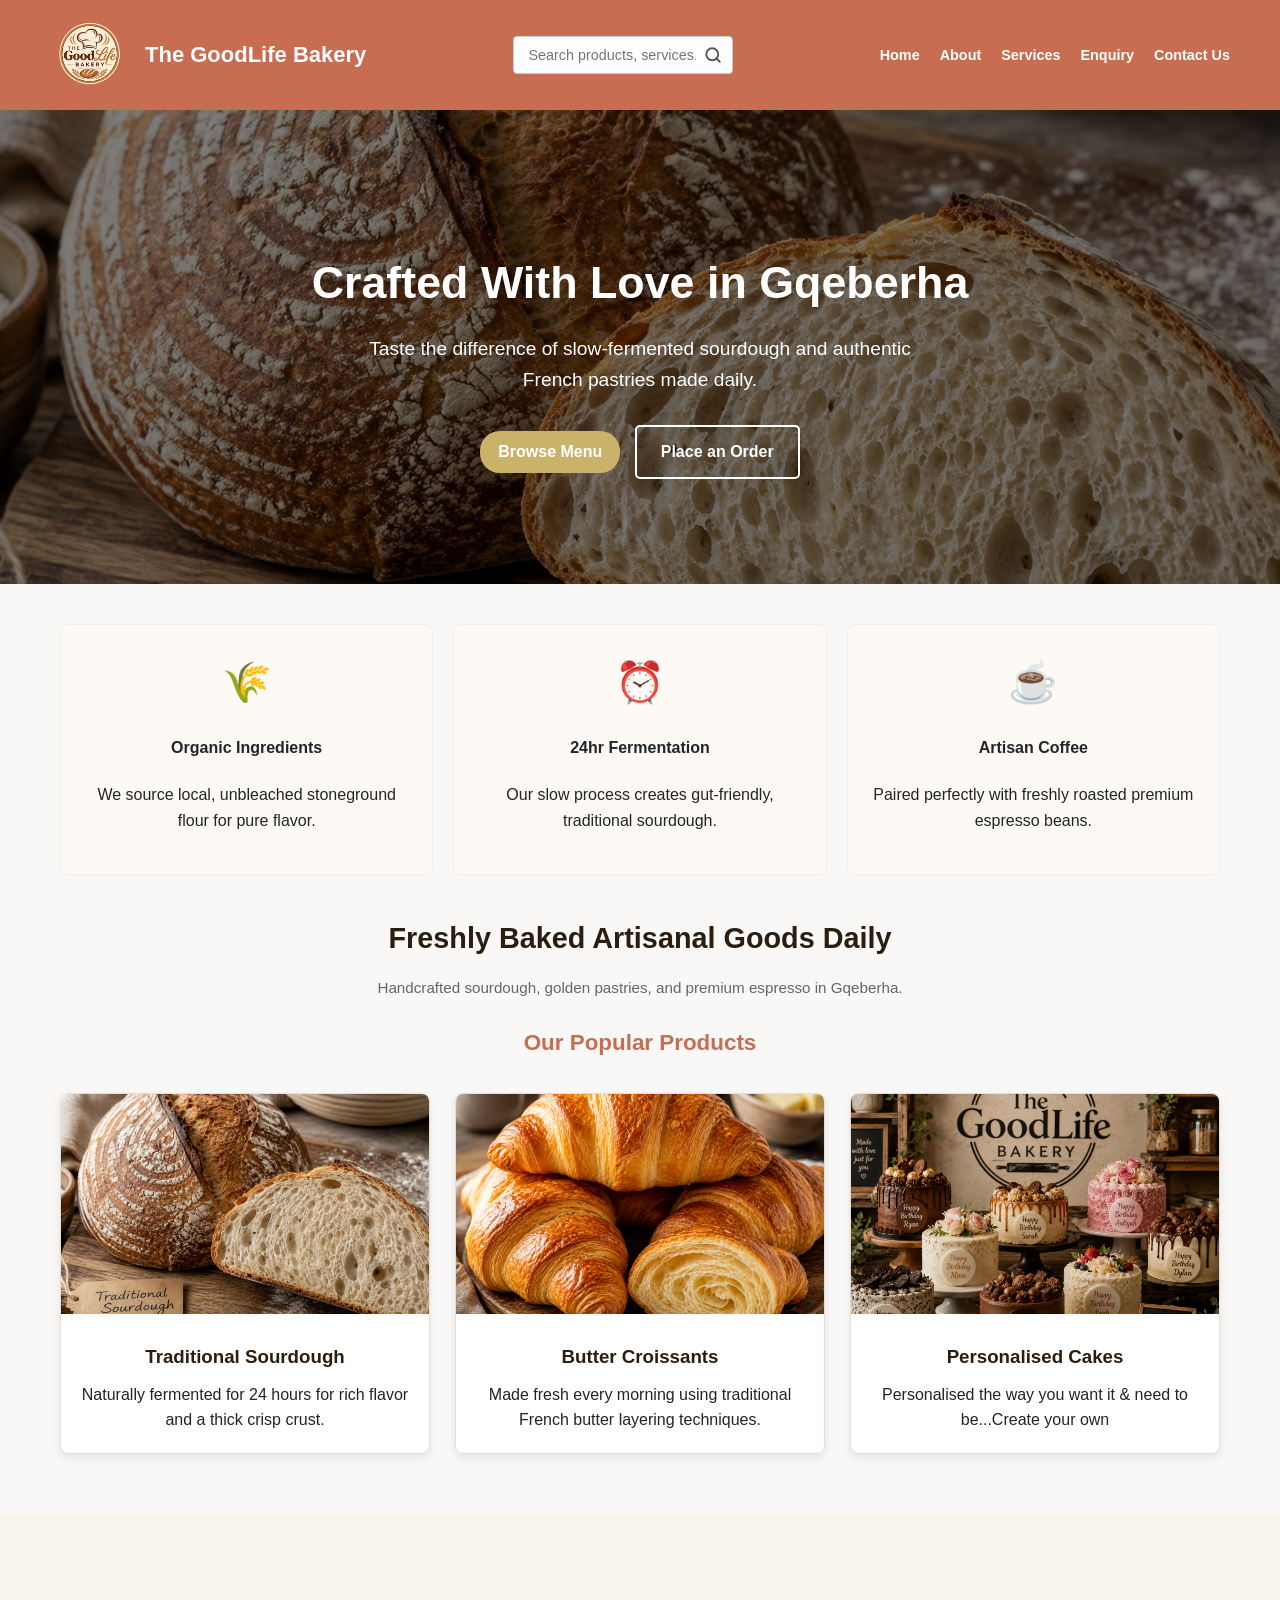
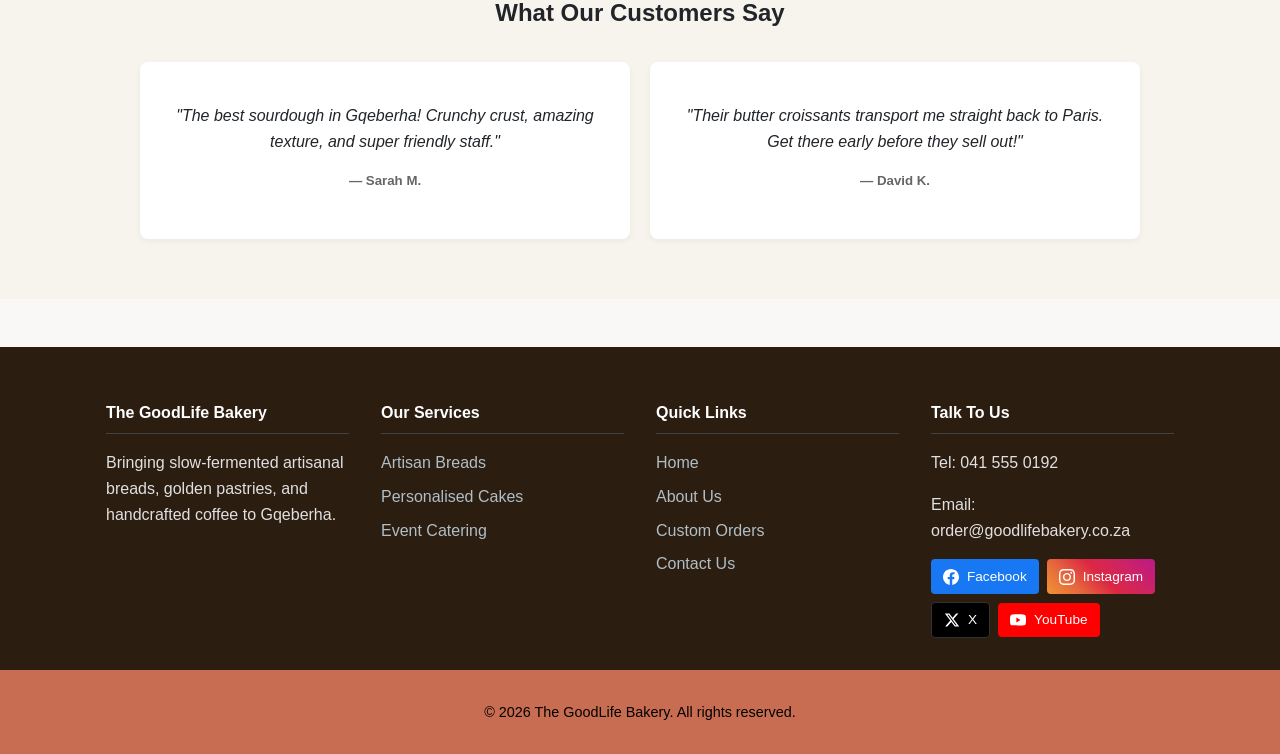
<file: index.html>
<!DOCTYPE html>
<html lang="en">
<head>
    <meta charset="UTF-8">
    <meta name="viewport" content="width=device-width, initial-scale=1.0">
    <link rel="stylesheet" href="./css/style.css">
    <script src="./javascript/lightbox.js" defer></script>
    <script src="./javascript/main.js" defer></script>
    <script src="./javascript/search.js" defer></script>
    <script src="./javascript/validation.js" defer></script>
    <title>The GoodLife Bakery | Home</title>
</head>
<body>
    <header class="site-header">
        <div class="logo">
            <img src="images/logo 1.png" alt="The GoodLife Bakery Logo" class="logo-img">
            <h2>The GoodLife Bakery</h2>
        </div>
        
    
        <div class="search-container">
    <input type="text" id="site-search" placeholder="Search products, services..." aria-label="Search site">
    <button id="search-btn" type="button" aria-label="Submit Search">
        <svg class="search-icon" xmlns="http://www.w3.org/2000/svg" viewBox="0 0 24 24" fill="none" stroke="currentColor" stroke-width="2.5" stroke-linecap="round" stroke-linejoin="round">
            <circle cx="11" cy="11" r="8"></circle>
            <line x1="21" y1="21" x2="16.65" y2="16.65"></line>
        </svg>
    </button>
</div>

        <nav class="navbar">
            <ul>
                <li><a href="./index.html">Home</a></li>
                <li><a href="./pages/about.html">About</a></li>
                <li><a href="./pages/services.html">Services</a></li>
                <li><a href="./pages/enquiry.html">Enquiry</a></li>
                <li><a href="./pages/contactus.html">Contact Us</a></li>
            </ul>
        </nav>
    </header>

    <main>
        <!-- Hero Banner -->
        <section class="hero-section">
            <div class="hero-content">
                <h1>Crafted With Love in Gqeberha</h1>
                <p>Taste the difference of slow-fermented sourdough and authentic French pastries made daily.</p>
                <div class="hero-buttons">
                    <a href="./pages/services.html" class="btn btn-primary">Browse Menu</a>
                    <a href="./pages/enquiry.html" class="btn btn-secondary">Place an Order</a>
                </div>
            </div>
        </section>

        <!-- Value Highlights Bar -->
        <section class="features-section">
            <div class="feature-item">
                <span class="feature-icon">🌾</span>
                <h4>Organic Ingredients</h4>
                <p>We source local, unbleached stoneground flour for pure flavor.</p>
            </div>
            <div class="feature-item">
                <span class="feature-icon">⏰</span>
                <h4>24hr Fermentation</h4>
                <p>Our slow process creates gut-friendly, traditional sourdough.</p>
            </div>
            <div class="feature-item">
                <span class="feature-icon">☕</span>
                <h4>Artisan Coffee</h4>
                <p>Paired perfectly with freshly roasted premium espresso beans.</p>
            </div>
        </section>

        <!-- Expanded Featured Products Grid -->
        <section class="featured-products-section">
            <div class="featured-header">
                <h2>Freshly Baked Artisanal Goods Daily</h2>
                <p>Handcrafted sourdough, golden pastries, and premium espresso in Gqeberha.</p>
                <h3>Our Popular Products</h3>
            </div>

            <div class="product-section">
                <div class="product-card">
                    <img src="images/Traditional Sourdough.png" alt="Traditional Sourdough">
                    <div class="product-info">
                        <h3>Traditional Sourdough</h3>
                        <p>Naturally fermented for 24 hours for rich flavor and a thick crisp crust.</p>
                    </div>
                </div>

                <div class="product-card">
                    <img src="images/Butter Croissants.png" alt="Butter Croissants">
                    <div class="product-info">
                        <h3>Butter Croissants</h3>
                        <p>Made fresh every morning using traditional French butter layering techniques.</p>
                    </div>
                </div>
                
                <div class="product-card">
                    <img src="images/Personalised Cakes.png" alt="Personalised Cakes">
                    <div class="product-info">
                        <h3>Personalised Cakes</h3>
                        <p>Personalised the way you want it & need to be...Create your own</p>
                    </div>
                </div>
            </div>
        </section>

        <!-- Testimonials Section -->
        <section class="testimonials-section">
            <h2>What Our Customers Say</h2>
            <div class="testimonials-grid">
                <div class="testimonial-card">
                    <p>"The best sourdough in Gqeberha! Crunchy crust, amazing texture, and super friendly staff."</p>
                    <h5>— Sarah M.</h5>
                </div>
                <div class="testimonial-card">
                    <p>"Their butter croissants transport me straight back to Paris. Get there early before they sell out!"</p>
                    <h5>— David K.</h5>
                </div>
            </div>
        </section>
    </main>

    <!-- FOOTER -->
    <footer class="site-footer">
        <div class="footer-container">
            <div class="footer-col">
                <h4>The GoodLife Bakery</h4>
                <p>Bringing slow-fermented artisanal breads, golden pastries, and handcrafted coffee to Gqeberha.</p>
            </div>

            <div class="footer-col">
                <h4>Our Services</h4>
                <ul>
                    <li><a href="./pages/services.html">Artisan Breads</a></li>
                    <li><a href="./pages/services.html">Personalised Cakes</a></li>
                    <li><a href="./pages/enquiry.html">Event Catering</a></li>
                </ul>
            </div>

            <div class="footer-col">
                <h4>Quick Links</h4>
                <ul>
                    <li><a href="./index.html">Home</a></li>
                    <li><a href="./pages/about.html">About Us</a></li>
                    <li><a href="./pages/enquiry.html">Custom Orders</a></li>
                    <li><a href="./pages/contactus.html">Contact Us</a></li>
                </ul>
            </div>

            <div class="footer-col">
                <h4>Talk To Us</h4>
                <p>Tel: 041 555 0192</p>
                <p>Email: order@goodlifebakery.co.za</p>
                <div class="social-links">
                    <a href="https://facebook.com" target="_blank">Facebook</a>
                    <a href="https://instagram.com" target="_blank">Instagram</a>
                    <a href="https://x.com" target="_blank">X</a>
                    <a href="https://youtube.com" target="_blank">YouTube</a>
                </div>
            </div>
        </div>
        <div class="footer-bottom">
            <p>&copy; 2026 The GoodLife Bakery. All rights reserved.</p>
        </div>
    </footer>
</body>
</html>
</file>
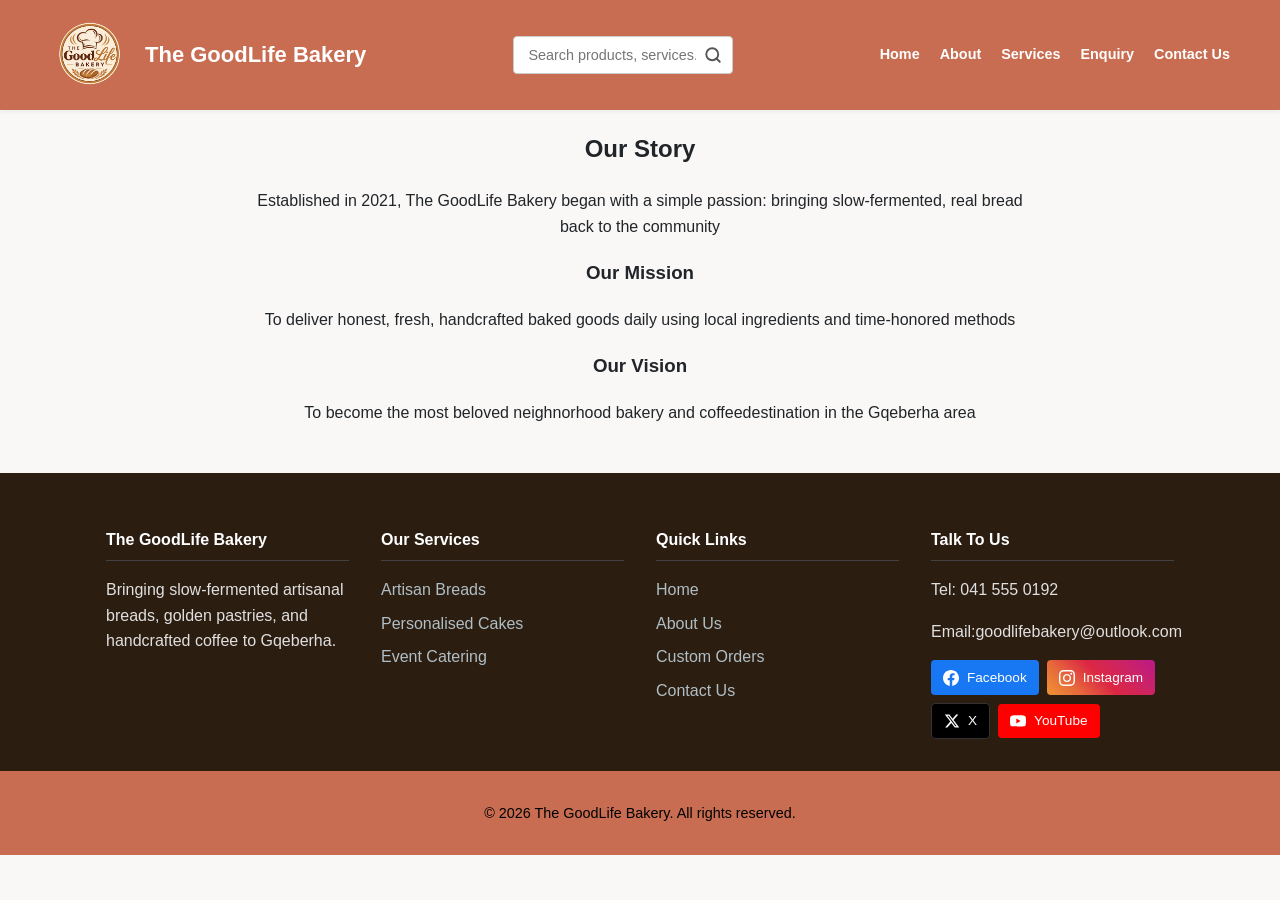
<file: pages/about.html>
<!DOCTYPE html>
<html lang="en">
<head>
    <meta charset="UTF-8">
    <meta name="viewport" content="width=device-width, initial-scale=1.0">
    <link rel="stylesheet" href="../css/style.css">
    <script src="../javascript/lightbox.js" defer></script>
    <script src="../javascript/main.js" defer></script>
    <script src="../javascript/search.js" defer></script>
    <script src="../javascript/validation.js" defer></script>
    <title>About</title>
</head>
<body>
  <header class="site-header">

    <div class="logo">
        <img src="../images/logo 1.png"
             alt="The GoodLife Bakery Logo"
             class="logo-img">

        <h2>The GoodLife Bakery</h2>
    </div>

    <div class="search-container">
    <input type="text" id="site-search" placeholder="Search products, services..." aria-label="Search site">
    <button id="search-btn" type="button" aria-label="Submit Search">
        <svg class="search-icon" xmlns="http://www.w3.org/2000/svg" viewBox="0 0 24 24" fill="none" stroke="currentColor" stroke-width="2.5" stroke-linecap="round" stroke-linejoin="round">
            <circle cx="11" cy="11" r="8"></circle>
            <line x1="21" y1="21" x2="16.65" y2="16.65"></line>
        </svg>
    </button>
</div>

    
        <nav class="navbar">
            <ul>
                <a href="../index.html">Home</a>
                <a href="./about.html">About</a>
                <a href="./services.html" >Services</a>
                <a href="./enquiry.html">Enquiry</a>
                <a href="./contactus.html">Contact Us</a>
            </ul>
            </nav>
        </div>
</header>


  <main>
    <section class="about-container">
        <h2>Our Story</h2>
        <p>Established in 2021, The GoodLife Bakery began with a simple passion: bringing slow-fermented, real bread back to the community</p>
        <h3>Our Mission</h3>
        <p>To deliver honest, fresh, handcrafted baked goods daily using local ingredients and time-honored methods</p>
        <h3>Our Vision</h3>
        <p>To become the most beloved neighnorhood bakery and coffeedestination in the Gqeberha area</p>
    </section>


    <footer class="site-footer">
        <div class="footer-container">
            <div class="footer-col">
                <h4>The GoodLife Bakery</h4>
                <p>Bringing slow-fermented artisanal breads, golden pastries, and handcrafted coffee to Gqeberha.</p>
            </div>

            <div class="footer-col">
                <h4>Our Services</h4>
                <ul>
                    <li><a href="services.html">Artisan Breads</a></li>
                    <li><a href="services.html">Personalised Cakes</a></li>
                    <li><a href="enquiry.html">Event Catering</a></li>
                </ul>
            </div>

            <div class="footer-col">
                <h4>Quick Links</h4>
                <ul>
                    <li><a href="../index.html">Home</a></li>
                    <li><a href="./about.html">About Us</a></li>
                    <li><a href="./enquiry.html">Custom Orders</a></li>
                    <li><a href="./contactus.html">Contact Us</a></li>
                </ul>
            </div>

            <div class="footer-col">
                <h4>Talk To Us</h4>
                <p>Tel: 041 555 0192</p>
                <p>Email:goodlifebakery@outlook.com</p>
                <div class="social-links">
                    <a href="https://facebook.com" target="_blank">Facebook</a>
                    <a href="https://instagram.com" target="_blank">Instagram</a>
                    <a href="https://x.com" target="_blank">X</a>
                    <a href="https://youtube.com" target="_blank">YouTube</a>
                </div>
            </div>
        </div>
        <div class="footer-bottom">
            <p>&copy; 2026 The GoodLife Bakery. All rights reserved.</p>
        </div>
    </footer>
</body>
</html>
</file>
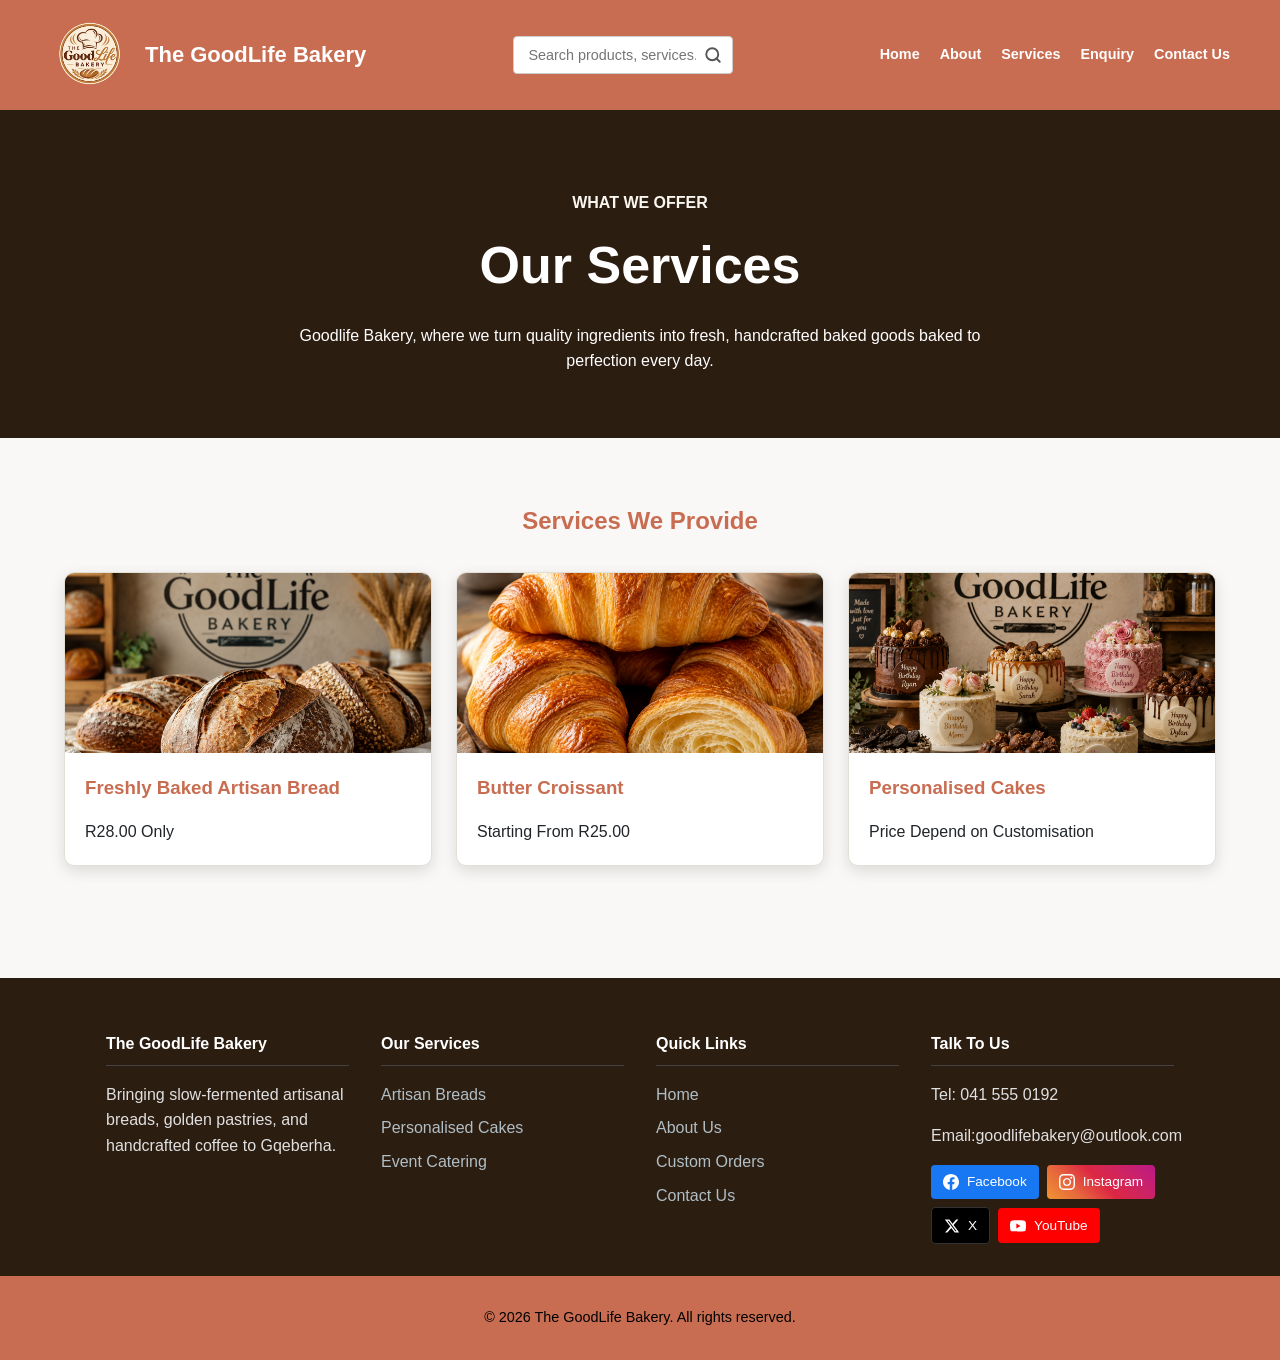
<file: pages/services.html>
<!DOCTYPE html>
<html lang="en">
<head>
    <meta charset="UTF-8">
    <meta name="viewport" content="width=device-width, initial-scale=1.0">
     <link rel="stylesheet" href="../css/style.css">
     <script src="../javascript/lightbox.js" defer></script>
    <script src="../javascript/main.js" defer></script>
    <script src="../javascript/search.js" defer></script>
    <script src="../javascript/validation.js" defer></script>
    <title>Services</title>
</head>

<body>
  <header class="site-header">

     <div class="logo">
        <img src="../images/logo 1.png"
             alt="The GoodLife Bakery Logo"
             class="logo-img">

        <h2>The GoodLife Bakery</h2>
    </div>

    <div class="search-container">
    <input type="text" id="site-search" placeholder="Search products, services..." aria-label="Search site">
    <button id="search-btn" type="button" aria-label="Submit Search">
        <svg class="search-icon" xmlns="http://www.w3.org/2000/svg" viewBox="0 0 24 24" fill="none" stroke="currentColor" stroke-width="2.5" stroke-linecap="round" stroke-linejoin="round">
            <circle cx="11" cy="11" r="8"></circle>
            <line x1="21" y1="21" x2="16.65" y2="16.65"></line>
        </svg>
    </button>
</div>

        
        <nav class="navbar">
            <ul>
                <a href="../index.html">Home</a>
                <a href="./about.html">About</a>
                <a href="./services.html" >Services</a>
                <a href="./enquiry.html">Enquiry</a>
                <a href="./contactus.html">Contact Us</a>
            </ul>
            </nav>
        </div>
</header>

  <main>
    <section class="page-header">
            <div class="container">
                <p class="eyebrow">What we offer</p>
                <h1>Our Services</h1>
                <p class="page-introduction">
                    Goodlife Bakery, where we turn quality ingredients into fresh, 
                    handcrafted baked goods baked to perfection every day.
                </p>
            </div>
        </section>

        <section class="services-section" aria-labelledby="services-heading">
            <div class="container">
              <h2 id="services-heading" class="section-heading">Services We Provide</h2>
              <div class="services-grid">

                  <!-- Service Card 1 -->
                    <article class="service-card">
                        <img class="service-image" src="../images/Artisan bread.png"
                             alt="Freshly Baked Artisan Bread">
                        <div class="service-content">
                            <h3>Freshly Baked Artisan Bread</h3>
                            <p>R28.00 Only</p>
                        </div>
                    </article>

                    <!-- Service Card 2 -->
                      <article class="service-card">
                        <img class="service-image" src="../images/Butter Croissants.png"
                             alt="Describe the second service image">
                        <div class="service-content">
                            <h3>Butter Croissant</h3>
                            <p>Starting From R25.00</p>
                        </div>
                    </article>

                    <!-- Service Card 3 -->
                     <article class="service-card">
                        <img class="service-image" src="../images/Personalised Cakes.png"
                             alt="Describe the third service image">
                        <div class="service-content">
                            <h3>Personalised Cakes</h3>
                            <p>Price Depend on Customisation </p>
                        </div>
                    </article>
                </div>
            </div>
         </section>
    </main>
  <!-- FOOTER: 4 COLUMNS REQUIRED BY ICE TASK 4 -->
    <footer class="site-footer">
        <div class="footer-container">
            <div class="footer-col">
                <h4>The GoodLife Bakery</h4>
                <p>Bringing slow-fermented artisanal breads, golden pastries, and handcrafted coffee to Gqeberha.</p>
            </div>

            <div class="footer-col">
                <h4>Our Services</h4>
                <ul>
                    <li><a href="services.html">Artisan Breads</a></li>
                    <li><a href="services.html">Personalised Cakes</a></li>
                    <li><a href="enquiry.html">Event Catering</a></li>
                </ul>
            </div>
            <div class="footer-col">
                <h4>Quick Links</h4>
                 <ul>
                    <li><a href="../index.html">Home</a></li>
                    <li><a href="./about.html">About Us</a></li>
                    <li><a href="./enquiry.html">Custom Orders</a></li>
                    <li><a href="./contactus.html">Contact Us</a></li>
                </ul>
            </div>
            <div class="footer-col">
                <h4>Talk To Us</h4>
                <p>Tel: 041 555 0192</p>
                <p>Email:goodlifebakery@outlook.com</p>
                <div class="social-links">
                    <a href="https://facebook.com" target="_blank">Facebook</a>
                    <a href="https://instagram.com" target="_blank">Instagram</a>
                    <a href="https://x.com" target="_blank">X</a>
                    <a href="https://youtube.com" target="_blank">YouTube</a>
                </div>
            </div>
        </div>
        <div class="footer-bottom">
            <p>&copy; 2026 The GoodLife Bakery. All rights reserved.</p>
        </div>
    </footer>
</body>
</html>
</file>
<file: css/style.css>
/* 1. VARIABLES, RESETS & BASE STYLES */

:root {
    --primary: #c86d51;       /* Main brand accent color */
    --primary-dark: #2c1d11;  /* Dark background color */
    --accent: #faf6f0;        /* Light highlight color */
    --background: #f9f8f6;    /* Page background color */
    --surface: #ffffff;       /* Card background color */
    --text: #212529;          /* Default text color */
    --border: #e2dfd7;        /* Border color */
}

* {
    box-sizing: border-box;
}

body {
    margin: 0;
    background-color: var(--background);
    color: var(--text);
    font-family: Arial, Helvetica, sans-serif;
    font-size: 16px;
    line-height: 1.6;
}

.container {
    width: min(90%, 1200px);
    margin-inline: auto;
}

a {
    text-decoration: none;
    transition: 0.25s ease;
}

/* Base Buttons */
.btn {
    display: inline-block;
    padding: 12px 24px;
    border-radius: 5px;
    text-decoration: none;
    font-weight: bold;
    margin: 5px;
}

.btn-primary {
    background-color: #cbb26a;
    color: #ffffff !important;
    padding: 8px 18px;
    border-radius: 20px;
}

/* Light border button for dark backgrounds */
.btn-secondary {
    background-color: transparent;
    border: 2px solid #ffffff;
    color: #ffffff;
}

/* Dark border button for light backgrounds/forms */
.btn-secondary-alt {
    background-color: transparent;
    color: #666666;
    border: 1px solid #cccccc;
    padding: 10px;
    border-radius: 3px;
    font-size: 0.9rem;
    cursor: pointer;
    transition: background-color 0.2s ease;
}

.btn-secondary-alt:hover {
    background-color: #eeeeee;
}


/* 2. HEADER & NAVIGATION */

.site-header {
    background-color: #c86d51;
    display: flex;
    justify-content: space-between;
    align-items: center;
    padding: 15px 50px;
    box-shadow: 0 2px 4px rgba(0, 0, 0, 0.05);
}

.logo {
    display: flex;
    align-items: center;
    gap: 15px;
}

.logo-img {
    width: 80px;
    height: 80px;
    object-fit: contain;
    display: block;
}

.logo h2 {
    color: #ffffff;
    font-weight: bold;
    font-size: 22px;
    margin: 0;
}

.navbar ul {
    display: flex;
    list-style: none;
    align-items: center;
    gap: 20px;
    margin: 0;
    padding: 0;
}

.navbar a {
    text-decoration: none;
    color: hsl(0, 0%, 100%);
    font-size: 0.9rem;
    font-weight: 600;
}


/* 3. HERO BANNERS & PAGE HEADERS */

.hero-banner {
    background-color: #2c1d11;
    color: #ffffff;
    text-align: center;
    padding: 50px 20px;
}

.hero-banner h1 {
    font-size: 2.2rem;
    margin-bottom: 10px;
}

.hero-banner p {
    font-size: 0.95rem;
    margin-bottom: 20px;
    color: #d0e1f9;
}

.btn-hero {
    display: inline-block;
    border: 1.5px solid #ffffff;
    color: #ffffff;
    text-decoration: none;
    padding: 8px 22px;
    border-radius: 20px;
    font-size: 0.85rem;
    font-weight: bold;
}

.hero-section {
    background: linear-gradient(rgba(0, 0, 0, 0.5), rgba(0, 0, 0, 0.5)), url('../images/Traditional\ Sourdough.png') center/cover no-repeat;
    color: #ffffff;
    text-align: center;
    padding: 100px 20px;
}

.hero-content h1 {
    font-size: 2.8rem;
    margin-bottom: 15px;
}

.hero-content p {
    font-size: 1.2rem;
    max-width: 600px;
    margin: 0 auto 25px auto;
}

.page-header {
    padding: 4rem 0;
    background-color: var(--primary-dark);
    color: #ffffff;
    text-align: center;
}

.eyebrow {
    margin-bottom: 0.5rem;
    color: var(--accent);
    font-weight: bold;
    text-transform: uppercase;
}

.page-header h1 {
    margin: 0 0 1rem;
    font-size: clamp(2rem, 5vw, 3.25rem);
}

.page-introduction {
    max-width: 700px;
    margin: 0 auto;
}


/* 4. LAYOUT, SECTIONS & ABOUT */

.main-content {
    max-width: 1100px;
    margin: 40px auto;
    padding: 0 15px;
}

.container-grid {
    display: flex;
    gap: 30px;
    flex-wrap: wrap;
}

.col-left {
    flex: 1.2;
    min-width: 320px;
}

.col-right {
    flex: 1;
    min-width: 320px;
}

.tel-heading {
    color: #555555;
    font-size: 1.4rem;
    margin-bottom: 15px;
}

.about-section {
    text-align: center;
}

.about-container {
    max-width: 800px;
    margin: 0 auto;
    text-align: center;
}

.about-container h2,
.about-container h3,
.about-container h4 {
    text-align: center;
}

.address-section h3 {
    font-size: 1.1rem;
    margin-bottom: 5px;
    color: #222222;
}

.address-text {
    font-size: 0.9rem;
    color: #666666;
    margin-bottom: 15px;
}

.map-box {
    border: 1px solid #dddddd;
    border-radius: 4px;
    overflow: hidden;
}


/* 5. CARDS, SERVICES & FEATURED PRODUCTS */

.info-cards-row {
    display: flex;
    gap: 15px;
    margin-bottom: 25px;
}

.info-card {
    flex: 1;
    background: #ffffff;
    border: 1px solid #e2e8f0;
    border-radius: 4px;
    padding: 15px;
    font-size: 0.85rem;
    box-shadow: 0 1px 3px rgba(0, 0, 0, 0.05);
}

.info-card h4 {
    margin-bottom: 10px;
    font-size: 0.9rem;
    color: #333333;
}

.info-card hr {
    margin: 10px 0;
    border: 0;
    border-top: 1px solid #eeeeee;
}

.phone-link {
    color: #cbb26a;
    font-weight: bold;
    margin-top: 4px;
}

.hours-table {
    width: 100%;
    font-size: 0.8rem;
    border-collapse: collapse;
}

.hours-table td {
    padding: 4px 0;
}

.services-section {
    padding: 4rem 0;
}

.section-heading {
    margin: 0 0 2rem;
    color: var(--primary);
    text-align: center;
}

.services-grid {
    display: grid;
    grid-template-columns: repeat(3, 1fr);
    gap: 1.5rem;
}

.service-card {
    overflow: hidden;
    background-color: var(--surface);
    border: 1px solid var(--border);
    border-radius: 10px;
    box-shadow: 0 5px 15px rgba(0, 0, 0, 0.12);
    transition: transform 0.25s ease;
}

.service-card:hover {
    transform: translateY(-5px);
}

.service-image {
    display: block;
    width: 100%;
    height: 180px;
    object-fit: cover;
}

.service-content {
    padding: 1.25rem;
}

.service-content h3 {
    margin: 0 0 0.5rem;
    color: var(--primary);
}

.service-content p {
    margin-bottom: 0;
}

.featured-header {
    max-width: 550px;
    margin: 0 auto 2rem;
    text-align: center;
}

.featured-header h2 {
    font-size: 1.8rem;
    color: var(--primary-dark, #2c1d11);
    margin-bottom: 0.5rem;
}

.featured-header p {
    color: #666666;
    font-size: 0.95rem;
    margin-bottom: 1.5rem;
}

.featured-header h3 {
    font-size: 1.4rem;
    color: var(--primary, #c86d51);
    margin-top: 1rem;
}

.featured-products-section {
    max-width: 1200px;
    margin: 40px auto;
    padding: 0 20px;
}

/* Consolidated Responsive Product Grid */
.product-section {
    display: grid;
    grid-template-columns: repeat(auto-fit, minmax(280px, 1fr));
    gap: 25px;
    max-width: 1200px;
    margin: 0 auto;
}

.product-card {
    background-color: #ffffff;
    border: 1px solid var(--border, #e2dfd7);
    border-radius: 8px;
    overflow: hidden;
    box-shadow: 0 4px 10px rgba(0, 0, 0, 0.08);
    display: flex;
    flex-direction: column;
    text-align: center;
}

.product-card img {
    width: 100%;
    height: 220px;
    object-fit: cover;
}

.product-info {
    padding: 20px;
}

.product-card h3 {
    margin-top: 0.5rem;
    margin-bottom: 10px;
    color: var(--primary-dark, #2c1d11);
}

.product-card p {
    margin: 0;
    color: var(--text, #212529);
}

.price {
    display: block;
    font-weight: bold;
    color: #d97706;
    font-size: 1.1rem;
    margin-top: 10px;
}

.features-section {
    display: grid;
    grid-template-columns: repeat(auto-fit, minmax(250px, 1fr));
    gap: 20px;
    max-width: 1200px;
    margin: 40px auto;
    padding: 0 20px;
    text-align: center;
}

.feature-item {
    background: #fdfaf6;
    padding: 25px;
    border-radius: 8px;
    border: 1px solid #eeeeee;
}

.feature-icon {
    font-size: 2.5rem;
    display: block;
    margin-bottom: 10px;
}

.testimonials-section {
    background-color: #f7f3ed;
    text-align: center;
    padding: 60px 20px;
    margin-top: 60px;
}

.testimonials-grid {
    display: grid;
    grid-template-columns: repeat(auto-fit, minmax(300px, 1fr));
    gap: 20px;
    max-width: 1000px;
    margin: 30px auto 0 auto;
}

.testimonial-card {
    background: #ffffff;
    padding: 25px;
    border-radius: 8px;
    font-style: italic;
    box-shadow: 0 2px 6px rgba(0, 0, 0, 0.05);
}

.testimonial-card h5 {
    margin-top: 15px;
    font-style: normal;
    color: #666666;
}


/* 6. FORMS */

.form-card {
    background: #ffffff;
    border: 1px solid #e2e8f0;
    border-radius: 4px;
    padding: 25px;
    box-shadow: 0 1px 3px rgba(0, 0, 0, 0.05);
}

.form-card h3 {
    margin-bottom: 20px;
    font-size: 1.2rem;
    color: #222222;
}

.form-group {
    margin-bottom: 12px;
}

.form-group label {
    display: block;
    font-size: 0.85rem;
    font-weight: 600;
    margin-bottom: 5px;
    color: #333333;
}

.form-group input, 
.form-group select, 
.form-group textarea {
    width: 100%;
    padding: 10px 12px;
    border: 1px solid #cccccc;
    border-radius: 3px;
    font-size: 0.85rem;
    color: #444444;
    background-color: #fafafa;
}

.form-group input:focus, 
.form-group select:focus, 
.form-group textarea:focus {
    outline: none;
    border-color: #002b66;
    background-color: #ffffff;
}

.btn-submit-form {
    width: 100%;
    background-color: #c86d51;
    color: #ffffff;
    border: none;
    padding: 10px;
    border-radius: 3px;
    font-size: 0.9rem;
    cursor: pointer;
}

.btn-submit-form:hover {
    background-color: #001f4d;
}

.form-container {
    max-width: 650px;
    margin: 3rem auto;
    padding: 0 1rem;
}

.form-intro {
    font-size: 0.9rem;
    color: #666666;
    margin-bottom: 1.5rem;
}

.button-group {
    display: flex;
    gap: 10px;
    margin-top: 15px;
}


/* 7. FOOTER & SOCIAL LINKS */

.site-footer {
    background-color: #2c1d11;
    color: #e0e0e0;
    padding-top: 2rem;
    margin-top: 3rem;
}

.footer-container {
    display: flex;
    flex-wrap: wrap;
    max-width: 1100px;
    margin: 0 auto;
    padding: 0 1rem 2rem 1rem;
    gap: 2rem;
}

.footer-col {
    flex: 1;
    min-width: 220px;
}

.footer-col h4 {
    color: #ffffff;
    margin-bottom: 1rem;
    border-bottom: 1px solid #424242;
    padding-bottom: 0.5rem;
}

.footer-col ul {
    list-style: none;
    padding: 0;
    margin: 0;
}

.footer-col ul li {
    margin-bottom: 0.5rem;
}

.footer-col a {
    color: #b0bec5;
    text-decoration: none;
}

.footer-col a:hover {
    color: #ffffff;
    text-decoration: underline;
}

.social-links {
    display: flex;
    gap: 0.5rem;
    margin-top: 0.8rem;
    flex-wrap: wrap;
    align-items: center;
}

.social-links a {
    display: inline-flex;
    align-items: center;
    gap: 8px;
    color: #ffffff;
    padding: 0.4rem 0.75rem;
    border-radius: 4px;
    font-size: 0.85rem;
    text-decoration: none;
    font-weight: 500;
    transition: transform 0.2s ease, opacity 0.2s ease;
}

.social-links a:hover {
    text-decoration: none;
    opacity: 0.9;
    transform: translateY(-1px);
}

.social-links a::before {
    content: "";
    display: inline-block;
    width: 16px;
    height: 16px;
    background-size: contain;
    background-repeat: no-repeat;
    background-position: center;
}

.social-links a[href*="facebook.com"] {
    background-color: #1877f2;
}
.social-links a[href*="facebook.com"]::before {
    background-image: url('data:image/svg+xml;utf8,<svg xmlns="http://www.w3.org/2000/svg" viewBox="0 0 24 24" fill="%23ffffff"><path d="M24 12.073c0-6.627-5.373-12-12-12s-12 5.373-12 12c0 5.99 4.388 10.954 10.125 11.854v-8.385H7.078v-3.47h3.047V9.43c0-3.007 1.792-4.669 4.533-4.669 1.312 0 2.686.235 2.686.235v2.953H15.83c-1.491 0-1.956.925-1.956 1.874v2.25h3.328l-.532 3.47h-2.796v8.385C19.612 23.027 24 18.062 24 12.073z"/></svg>');
}

.social-links a[href*="instagram.com"] {
    background: linear-gradient(45deg, #f09433 0%, #e6683c 25%, #dc2743 50%, #cc2366 75%, #bc1888 100%);
}
.social-links a[href*="instagram.com"]::before {
    background-image: url('data:image/svg+xml;utf8,<svg xmlns="http://www.w3.org/2000/svg" viewBox="0 0 24 24" fill="%23ffffff"><path d="M12 2.163c3.204 0 3.584.012 4.85.07 3.252.148 4.771 1.691 4.919 4.919.058 1.265.069 1.645.069 4.849 0 3.205-.012 3.584-.069 4.849-.149 3.225-1.664 4.771-4.919 4.919-1.266.058-1.644.07-4.85.07-3.204 0-3.584-.012-4.849-.07-3.26-.149-4.771-1.699-4.919-4.92-.058-1.265-.07-1.644-.07-4.849 0-3.204.013-3.583.07-4.849.149-3.227 1.664-4.771 4.919-4.919 1.266-.057 1.645-.069 4.849-.069zm0-2.163c-3.259 0-3.667.014-4.947.072-4.358.2-6.78 2.618-6.98 6.98-.059 1.281-.073 1.689-.073 4.948 0 3.259.014 3.668.072 4.948.2 4.358 2.618 6.78 6.98 6.98 1.281.058 1.689.072 4.948.072 3.259 0 3.668-.014 4.948-.072 4.354-.2 6.782-2.618 6.979-6.98.059-1.28.073-1.689.073-4.948 0-3.259-.014-3.667-.072-4.947-.196-4.354-2.617-6.78-6.979-6.98-1.281-.059-1.69-.073-4.949-.073zm0 5.838c-3.403 0-6.162 2.759-6.162 6.162s2.759 6.163 6.162 6.163 6.162-2.759 6.162-6.163c0-3.403-2.759-6.162-6.162-6.162zm0 10.162c-2.209 0-4-1.79-4-4 0-2.209 1.791-4 4-4s4 1.791 4 4c0 2.21-1.791 4-4 4zm6.406-11.845c-.796 0-1.441.645-1.441 1.44s.645 1.44 1.441 1.44c.795 0 1.439-.645 1.439-1.44s-.644-1.44-1.439-1.44z"/></svg>');
}

.social-links a[href*="x.com"],
.social-links a[href*="twitter.com"] {
    background-color: #000000;
    border: 1px solid #333333;
}
.social-links a[href*="x.com"]::before,
.social-links a[href*="twitter.com"]::before {
    background-image: url('data:image/svg+xml;utf8,<svg xmlns="http://www.w3.org/2000/svg" viewBox="0 0 24 24" fill="%23ffffff"><path d="M18.244 2.25h3.308l-7.227 8.26 8.502 11.24H16.17l-5.214-6.817L4.99 21.75H1.68l7.73-8.835L1.254 2.25H8.08l4.713 6.231zm-1.161 17.52h1.833L7.084 4.126H5.117z"/></svg>');
}

.social-links a[href*="youtube.com"] {
    background-color: #ff0000;
}
.social-links a[href*="youtube.com"]::before {
    background-image: url('data:image/svg+xml;utf8,<svg xmlns="http://www.w3.org/2000/svg" viewBox="0 0 24 24" fill="%23ffffff"><path d="M23.498 6.186a3.016 3.016 0 0 0-2.122-2.136C19.505 3.545 12 3.545 12 3.545s-7.505 0-9.377.505A3.017 3.017 0 0 0 .502 6.186C0 8.07 0 12 0 12s0 3.93.502 5.814a3.016 3.016 0 0 0 2.122 2.136c1.871.505 9.376.505 9.376.505s7.505 0 9.377-.505a3.015 3.015 0 0 0 2.122-2.136C24 15.93 24 12 24 12s0-3.93-.502-5.814zM9.545 15.568V8.432L15.818 12l-6.273 3.568z"/></svg>');
}

.footer-bottom {
    background-color: #c86d51;
    text-align: center;
    padding: 1rem;
    font-size: 0.9rem;
    color: #000000;
}


/* ==========================================
   8. MEDIA QUERIES
   ========================================== */

/* Tablet layout adjustments */
@media (max-width: 900px) {
    .site-header {
        flex-direction: column;
        padding: 1rem 0;
    }

    .navbar ul {
        justify-content: center;
        flex-wrap: wrap;
    }

    .services-grid {
        grid-template-columns: repeat(2, 1fr);
    }
}

/* Mobile product cards */
@media (max-width: 768px) {
    .product-section {
        grid-template-columns: 1fr;
    }
}

/* Mobile navigation & grid stacking */
@media (max-width: 600px) {
    .navbar ul {
        width: 100%;
        flex-direction: column;
    }

    .navbar a {
        width: 100%;
        text-align: center;
    }

    .services-grid {
        grid-template-columns: 1fr;
    }
}

/* Hide error messages by default */
.error-message {
    display: none;
    color: #e74c3c;
    font-size: 0.85rem;
    margin-top: 5px;
}

/* Display error messages when .visible class is added */
.error-message.visible {
    display: block;
}

/* Form Status Message Styling */
#formStatus {
    display: none;
    padding: 10px;
    margin-bottom: 15px;
    background-color: #2ecc71;
    color: white;
    text-align: center;
    border-radius: 4px;
}

#formStatus.success {
    display: block;
}


/* Error prompt message styling */
.error-message {
    display: none;
    color: #e74c3c;
    font-size: 0.82rem;
    margin-top: 4px;
    text-align: left;
}

/* Make error visible */
.error-message.visible {
    display: block;
}
.search-container {
    position: relative;
    display: flex;
    align-items: center;
    background: #fff;
    border: 1px solid #ccc;
    border-radius: 4px;
    padding: 0.2rem 0.5rem;
}

.search-container input {
    border: none;
    outline: none;
    padding: 0.4rem;
    font-size: 0.9rem;
    width: 180px;
}

.search-container button {
    background: none;
    border: none;
    cursor: pointer;
    font-size: 1rem;
}

/* Dropdown Results Box */
.search-dropdown {
    display: none;
    position: absolute;
    top: calc(100% + 5px);
    left: 0;
    right: 0;
    background: #ffffff;
    border: 1px solid #ddd;
    border-radius: 4px;
    box-shadow: 0 4px 12px rgba(0,0,0,0.15);
    z-index: 1000;
    max-height: 280px;
    overflow-y: auto;
}

.search-result-item {
    display: block;
    padding: 0.6rem 0.8rem;
    border-bottom: 1px solid #f1f1f1;
    text-decoration: none;
    color: #333;
    transition: background 0.2s;
}

.search-result-item:hover {
    background: #f9f9f9;
}

.search-category {
    font-size: 0.7rem;
    text-transform: uppercase;
    background: #e28743;
    color: #fff;
    padding: 1px 5px;
    border-radius: 3px;
    margin-right: 5px;
}

.search-result-item strong {
    font-size: 0.9rem;
    color: #222;
}

.search-result-item p {
    font-size: 0.75rem;
    color: #666;
    margin: 2px 0 0 0;
    white-space: nowrap;
    overflow: hidden;
    text-overflow: ellipsis;
}

.search-no-results {
    padding: 0.8rem;
    font-size: 0.85rem;
    color: #777;
    text-align: center;
}

.search-container {
    position: relative;
    display: flex;
    align-items: center;
    background: #fff;
    border: 1px solid #ccc;
    border-radius: 4px;
    padding: 0.2rem 0.5rem;
}

.search-container input {
    border: none;
    outline: none;
    padding: 0.4rem;
    font-size: 0.9rem;
    width: 180px;
    background: transparent;
}

.search-container button {
    background: none;
    border: none;
    cursor: pointer;
    display: flex;
    align-items: center;
    justify-content: center;
    padding: 2px;
}

/* Professional Vector Magnifying Glass Styling */
.search-icon {
    width: 18px;
    height: 18px;
    stroke: #555555; /* Adjust icon color as needed */
    transition: stroke 0.2s ease;
}

.search-container button:hover .search-icon {
    stroke: #c86d51; /* Matches your primary brand color on hover */
}
</file>
